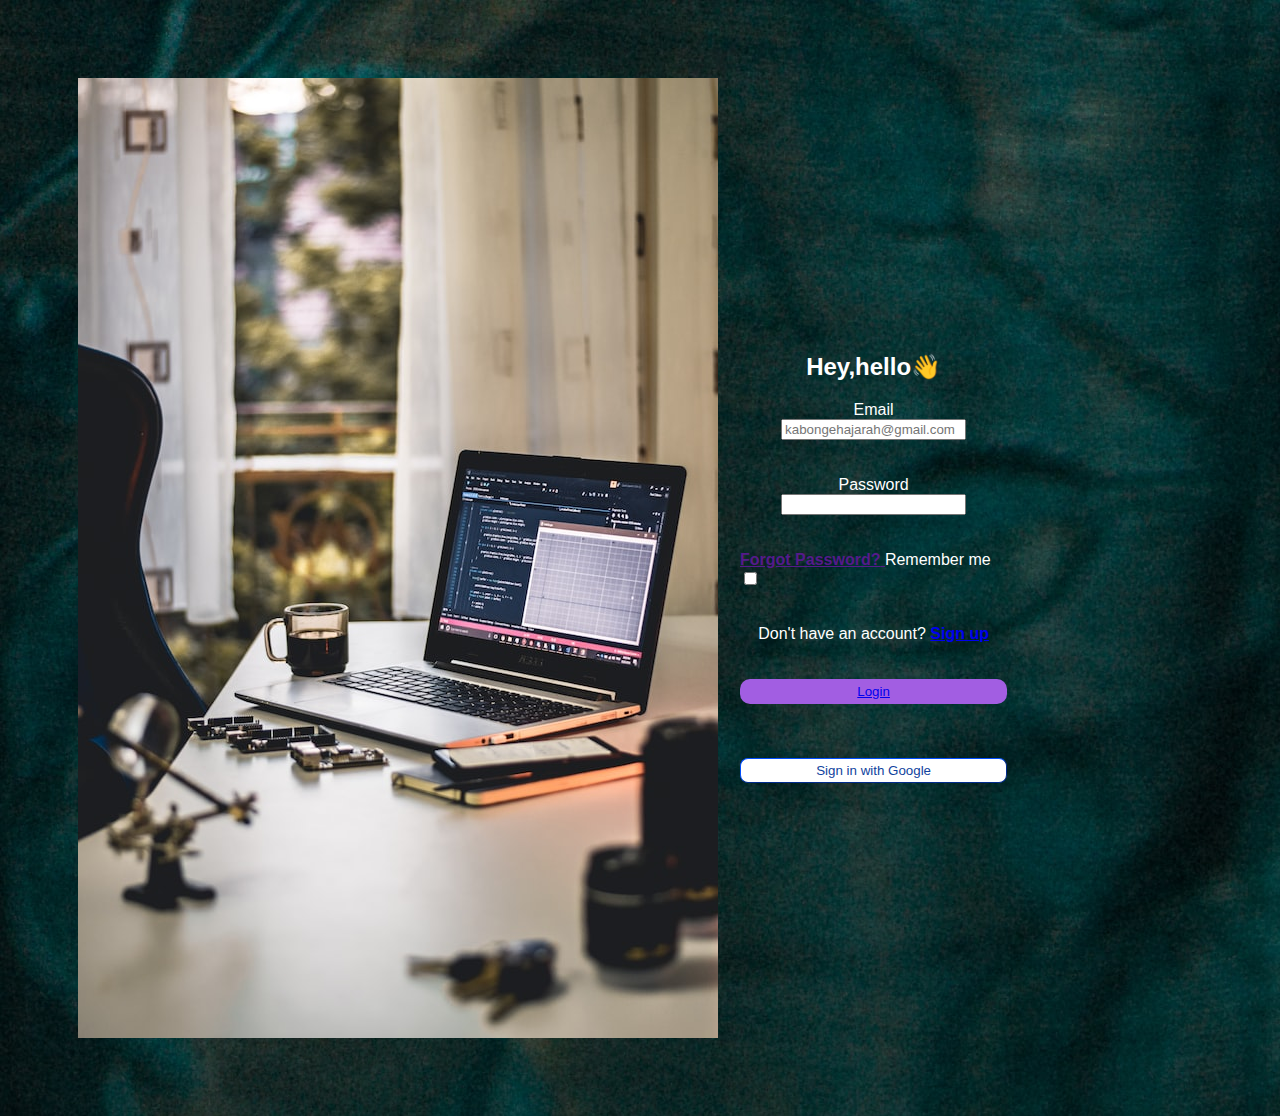
<file: index.html>
<!DOCTYPE html>
<html lang="en">
<head>
    <meta charset="UTF-8">
    <meta http-equiv="X-UA-Compatible" content="IE=edge">
    <meta name="viewport" content="width=device-width, initial-scale=1.0">
    <title>WORK</title>
<link rel="stylesheet" href="styles.css">
   
        
         </head>
         
         <body>
            
        
         
       <div class="container" >
        <div class="left-container"> 
            <img  src="./images/paul-calescu-KW3m50XRhjk-unsplash.jpg"   alt="Picture" ></div>
        
        <!-- <div class="container2"> -->
     
         <form class="container2">
        
            <h2>Hey,hello<span>👋 </span></h2> 
            
            <label for="Email">Email</label>
            <input type="Email" name="Email" placeholder="kabongehajarah@gmail.com">
            <br>
            <br>
            <label for="Password">Password</label>
            <input type="password" name="Password" >
        
       
        <br>
        <br>
        <span class="forgotPassword"> <a href="">   <b>Forgot Password?</b> </a>
            
        <label>Remember me<input type="checkbox" value="Remember me"></label>  </span>
        <br> 
        <br>
        <span class="Sign"> Don't have an account? <a  href="form.html">  <b>Sign up</b></a>
        
        </span>
        <br>
        <br>
       
        
       <button class="button"  ><a href="tables.html" >Login</a></button> 

        <br>
        <br>
        
        
        <br>
<button type="submit"  class="Google-button" > 
            <span class="Google">Sign in with Google</button> 
            </form>
        </div> 
        
       
           
        

    </div>    
</body>

</html>
</file>
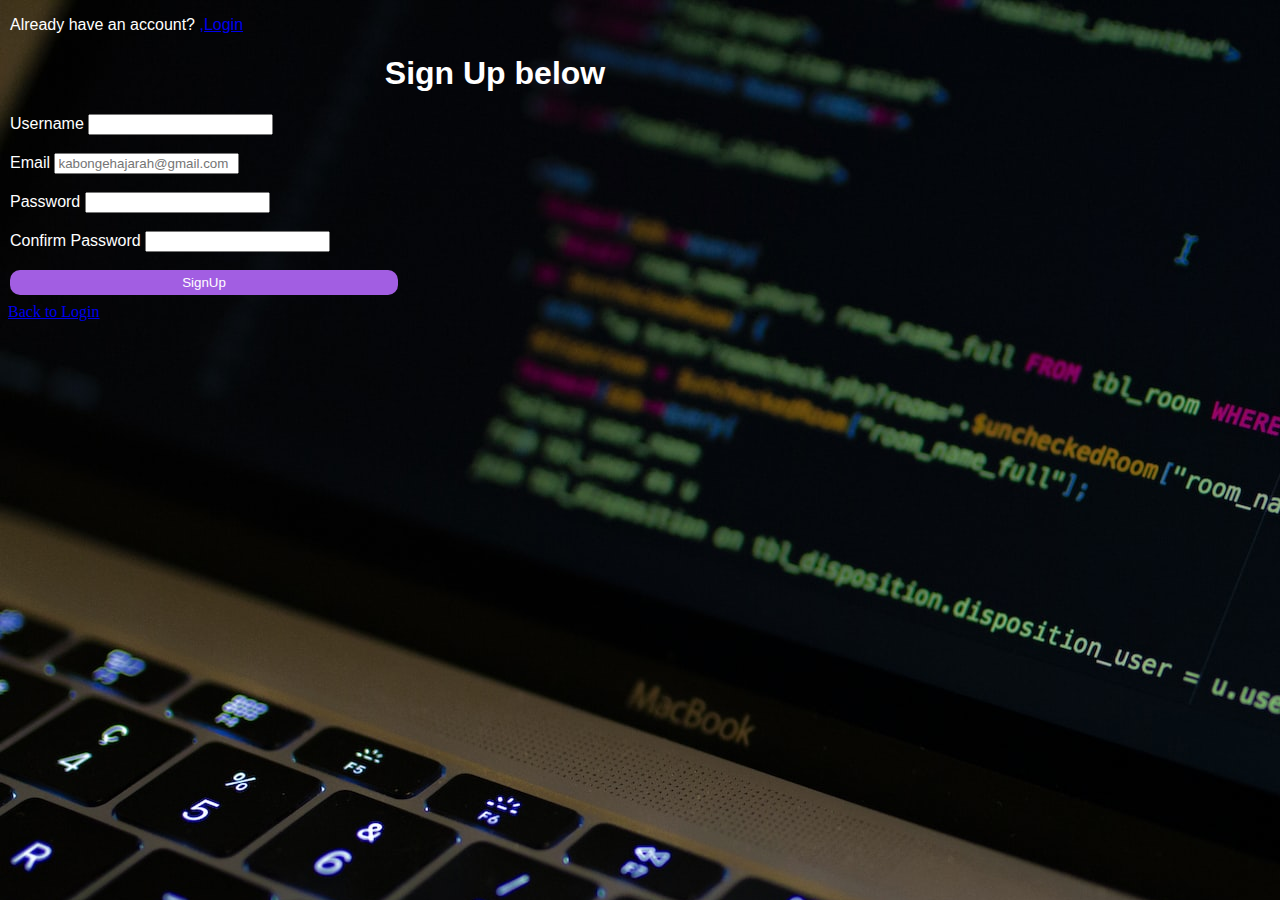
<file: form.html>
<!DOCTYPE html>
<html lang="en">
<head>
    <meta charset="UTF-8">
    <meta http-equiv="X-UA-Compatible" content="IE=edge">
    <meta name="viewport" content="width=device-width, initial-scale=1.0">
    <title>Document</title>

    <style>
        .button{
        background-color: blue;
         border: 10px;
           cursor: pointer;
        width: 40%;
          background-color: rgb(162, 94, 226);
          color: white;
          border-radius: 10px;
          height: 25px;
        
        
        }
        .form {
    
        justify-items: center;
        margin-right: 290px ;
        font-weight: 200;
        padding: 8px 2px;
        font-family: Arial, Helvetica, sans-serif; 
        color: white;
        
         
        }

        body{
            background-image: url("images/caspar-camille-rubin-fPkvU7RDmCo-unsplash\ \(3\).jpg"
        );
        }
    </style> 


</head>
<body>
    
    <form class="form">
        <span class="Sign" > <b>Already have an account?</b> <a  href="http://127.0.0.1:5500/index.html">,<b>Login</b></a>

        </span>
        
        <h1>Sign Up below</h1>
        <label for="name">Username</label>
        <input type="text" name="Username" >

<br>
<br>

    <label for="Email">Email</label>
    <input type="Email" name="Email" placeholder="kabongehajarah@gmail.com">
    <br>
    <br>
    <label for="Password">Password</label>
    <input type="password" name="Password" >
<br>
<br>
<label for="Password"> Confirm Password</label>
    <input type="password" name=" Confirm Password" >
    <br>
    <br>

</span>

<button  type="submit" class="button" >SignUp</button>


   </form>
  </div>

</body>
</html>














<a href="http://127.0.0.1:5500/index.html">Back to Login</a>
</file>
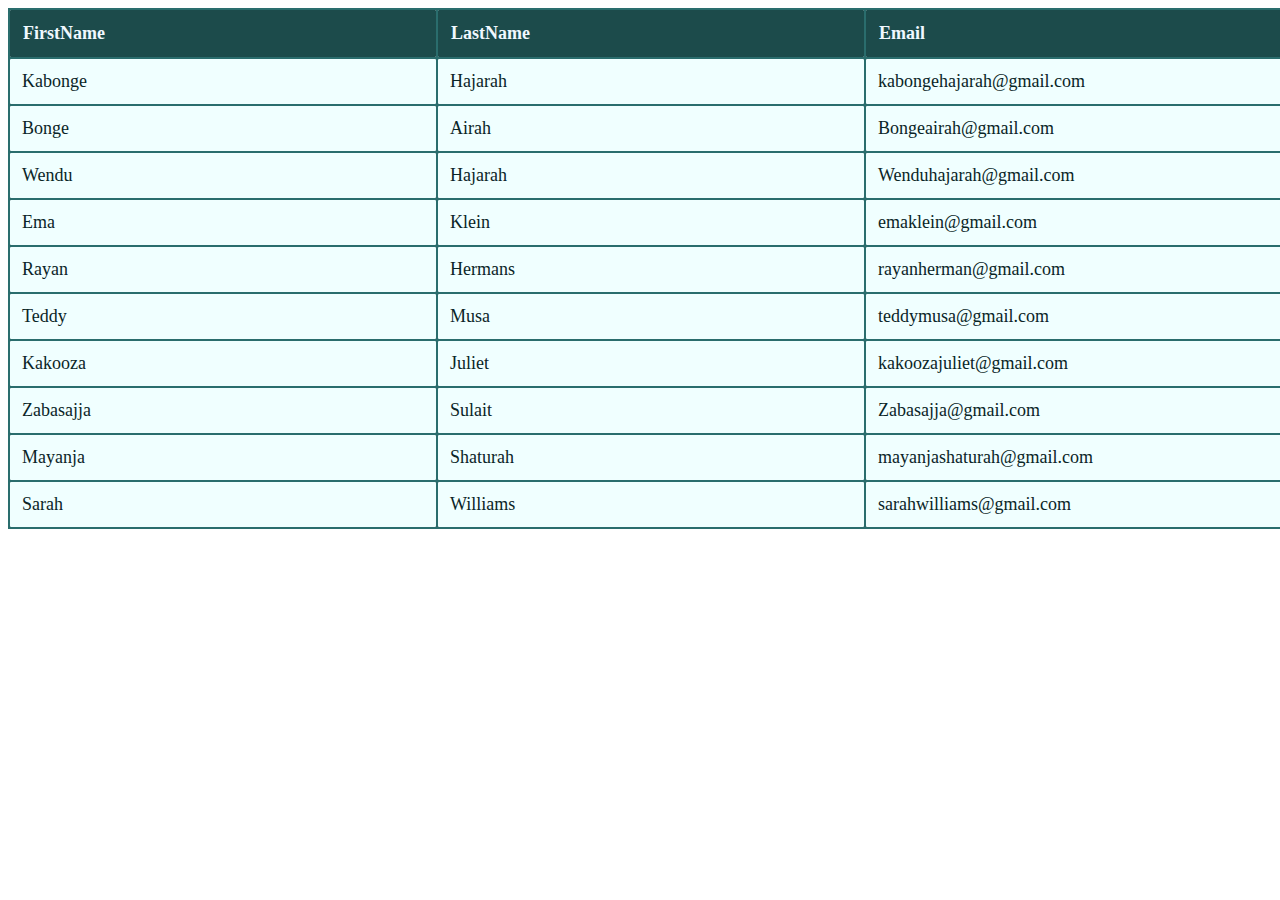
<file: tables.html>
<!DOCTYPE html>
<html lang="en">
<head>
    <meta charset="UTF-8">
    <meta http-equiv="X-UA-Compatible" content="IE=edge">
    <meta name="viewport" content="width=<device-width>, initial-scale=1.0">
    <title>TABLES</title>
<style>


.content-table,th, td{
color: rgb(10, 37, 39);
border: 2px solid rgb(42, 109, 109) ;
background-color: azure;
border-collapse: collapse;
width: 1000px;
border-spacing: 100px;
margin: 20px O;
font-size: large;
text-align: left;
min-width: 400px;
padding: 12px;
border-radius: 5px;
}

.content-table thead ,th,tr{
background-color: rgb(28, 75, 75);
text-align: left;
color: aliceblue;
padding: 13px;
border-collapse: collapse;

}
.content-table tbody tr:nth-last-of-type(even){
    border-bottom:2px solid #f3f3f3;
}

</style>

</head>
<body>
    <table class="content-table">
<tr>
<th> FirstName</th>
<th> LastName </th>
<th>Email</th>
</tr>
<tr>
    <td>Kabonge</td>
    <td>Hajarah</td>
    <td>kabongehajarah@gmail.com</td>
</tr>
<tr>
    <td>Bonge</td>
    <td>Airah </td>
    <td>Bongeairah@gmail.com</td>
</tr>
<tr>
    <td>Wendu</td>
    <td>Hajarah</td>
    <td>Wenduhajarah@gmail.com</td>
</tr>
<tr>
    <td>Ema</td>
    <td>Klein</td>
    <td>emaklein@gmail.com</td>
</tr>
<tr>
    <td>Rayan</td>
    <td>Hermans</td>
    <td>rayanherman@gmail.com</td>
</tr>
<tr>
    <td>Teddy</td>
    <td>Musa</td>
    <td>teddymusa@gmail.com</td>
</tr>
<tr>
    <td>Kakooza</td>
    <td>Juliet</td>
    <td>kakoozajuliet@gmail.com</td>
</tr>
<tr>
    <td>Zabasajja</td>
    <td>Sulait</td>
    <td>Zabasajja@gmail.com</td>
</tr>
<tr>
    <td>Mayanja</td>
    <td>Shaturah</td>
    <td>mayanjashaturah@gmail.com</td>
</tr>
<tr>
    <td>Sarah</td>
    <td>Williams</td>
    <td>sarahwilliams@gmail.com</td>
</tr>

    </table>
</body>
</html>
</file>
<file: styles.css>
.container{
    display: flex;
    flex-direction: row;
    align-items: center;
    justify-content: center;
    border: black;
    padding: 20px;
    
}


.left-container{
    display: flex;
    padding: 50px;
    width: 50%;


}
.button{
    background-color: blue;
    border: 10px;
    cursor: pointer;
    width: 100%;
    background-color: rgb(162, 94, 226);
    color: rgb(26, 24, 24);
    border-radius: 10px;
    height: 25px
    
  
  }
  .container2{
    display: flex;
    flex-direction: column;
    align-items: center;
    justify-content: left;
  justify-items: left; 
  margin-right: 20% ;
  
  
  font-family: Arial, Helvetica, sans-serif;
  color:white;
  border: 100px;

  
  
  }
  
  
  .Google-button{
  
      background-color: white;
      border-color: rgb(2, 70, 225);
      border-width: 1px;
      color: rgb(16, 67, 158);
      height: 25px;
      width: 100%;
      border-radius: 8px;
  cursor: pointer;
  
  
  
  }
  body{
    background-image: url("images/prateek-katyal-FcdtuGf7TEc-unsplash.jpg");
  }
</file>
